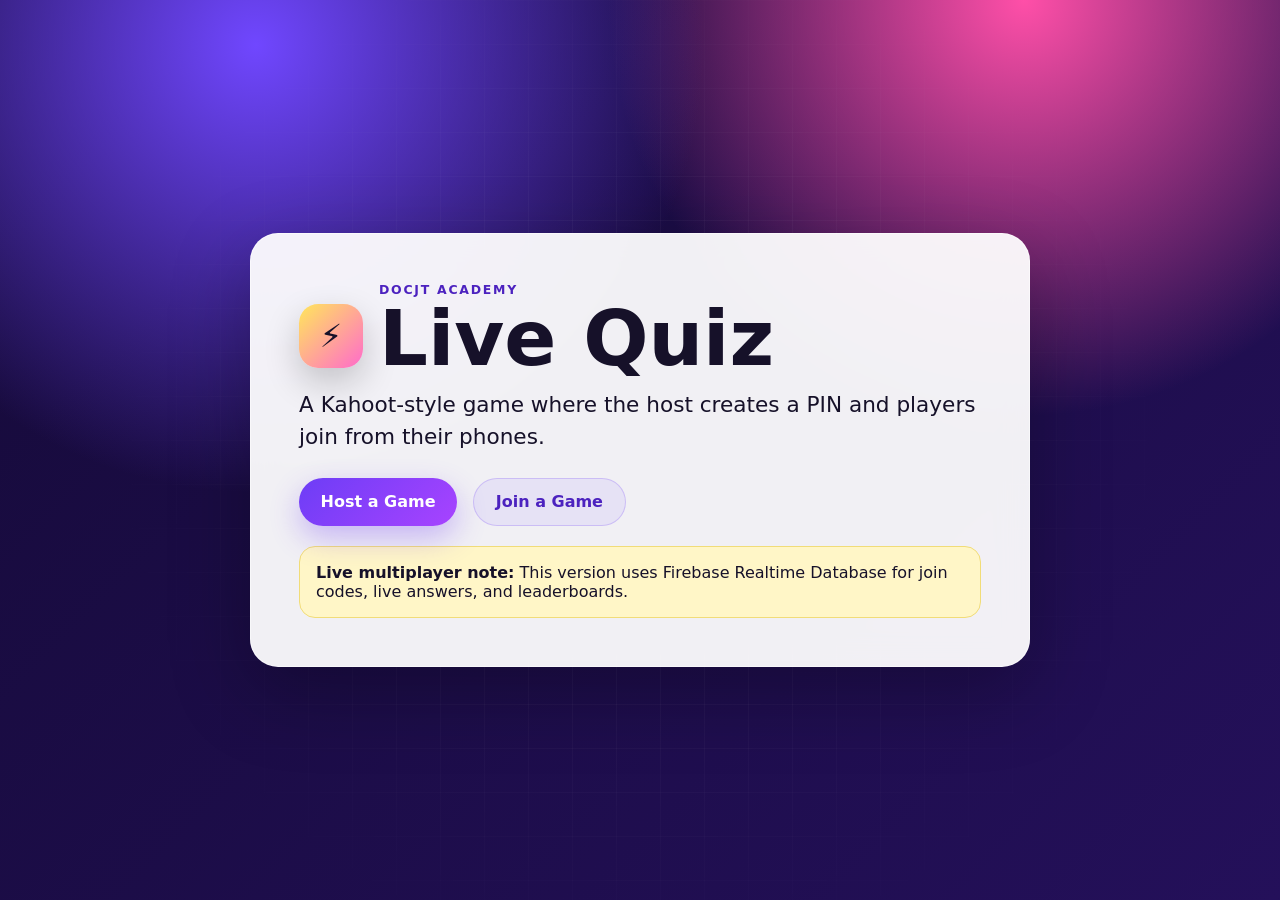
<file: index.html>
<!doctype html>
<html lang="en">
<head>
  <meta charset="utf-8" />
  <meta name="viewport" content="width=device-width, initial-scale=1" />
  <title>DOCJT Live Quiz</title>
  <meta name="description" content="Kahoot-style live multiplayer quiz for the DOCJT question bank." />
  <link rel="stylesheet" href="styles.css" />
</head>
<body>
  <div class="bg-grid" aria-hidden="true"></div>
  <main class="center-shell">
    <section class="hero-card landing-card">
      <div class="brand-row">
        <span class="brand-mark">⚡</span>
        <div>
          <p class="eyebrow">DOCJT Academy</p>
          <h1>Live Quiz</h1>
        </div>
      </div>
      <p class="lead">A Kahoot-style game where the host creates a PIN and players join from their phones.</p>
      <div class="landing-actions">
        <a class="primary-btn" href="host.html">Host a Game</a>
        <a class="ghost-btn" href="play.html">Join a Game</a>
      </div>
      <div class="notice">
        <strong>Live multiplayer note:</strong> This version uses Firebase Realtime Database for join codes, live answers, and leaderboards.
      </div>
    </section>
  </main>
</body>
</html>
</file>
<file: styles.css>
:root {
  --bg: #150a38;
  --bg-2: #24105a;
  --panel: rgba(255,255,255,.94);
  --ink: #161129;
  --muted: #6f6789;
  --white: #fff;
  --primary: #6d3df6;
  --primary-dark: #4c22bf;
  --danger: #dd2e44;
  --ok: #178a49;
  --shadow: 0 24px 80px rgba(0,0,0,.28);
  --radius: 28px;
}

* { box-sizing: border-box; }
html, body { min-height: 100%; }
body {
  margin: 0;
  font-family: Inter, ui-sans-serif, system-ui, -apple-system, BlinkMacSystemFont, "Segoe UI", sans-serif;
  color: var(--ink);
  background: radial-gradient(circle at 20% 5%, #7047ff 0, transparent 28rem), radial-gradient(circle at 80% 0%, #ff4fa8 0, transparent 26rem), linear-gradient(135deg, var(--bg), var(--bg-2));
  overflow-x: hidden;
}

button, input, select { font: inherit; }
a { color: inherit; text-decoration: none; }
code { background: rgba(109,61,246,.12); padding: .1rem .35rem; border-radius: .45rem; }

.bg-grid {
  position: fixed;
  inset: 0;
  background-image: linear-gradient(rgba(255,255,255,.06) 1px, transparent 1px), linear-gradient(90deg, rgba(255,255,255,.06) 1px, transparent 1px);
  background-size: 44px 44px;
  mask-image: radial-gradient(circle at center, black, transparent 72%);
  pointer-events: none;
}

.app-shell, .center-shell, .player-shell {
  position: relative;
  min-height: 100vh;
  padding: clamp(1rem, 2vw, 2rem);
}
.center-shell, .player-shell {
  display: grid;
  place-items: center;
}
.screen { display: none; }
.screen.active { display: block; }
.player-shell .screen.active { width: min(100%, 760px); }

.hero-card, .panel, .player-card {
  background: var(--panel);
  border: 1px solid rgba(255,255,255,.55);
  border-radius: var(--radius);
  box-shadow: var(--shadow);
  backdrop-filter: blur(16px);
}
.hero-card {
  padding: clamp(1.25rem, 4vw, 3rem);
}
.hero-card.compact { width: min(100%, 620px); }
.landing-card { width: min(100%, 780px); text-align: left; }
.panel { padding: clamp(1rem, 2.2vw, 2rem); }

.brand-row { display: flex; align-items: center; gap: 1rem; }
.brand-mark {
  display: grid;
  place-items: center;
  width: 4rem;
  height: 4rem;
  border-radius: 1.2rem;
  background: linear-gradient(135deg, #ffe75b, #ff6bcb);
  font-size: 2rem;
  box-shadow: 0 14px 35px rgba(0,0,0,.2);
}
.eyebrow {
  margin: 0 0 .35rem;
  color: var(--primary-dark);
  text-transform: uppercase;
  letter-spacing: .14em;
  font-size: .78rem;
  font-weight: 900;
}
h1, h2, h3, p { margin-top: 0; }
h1 { font-size: clamp(2.2rem, 6vw, 5rem); line-height: .95; margin-bottom: .85rem; }
h2 { font-size: clamp(1.5rem, 3.4vw, 3rem); line-height: 1.02; }
h3 { font-size: 1.25rem; }
.lead { color: var(--white); font-size: clamp(1.1rem, 2vw, 1.35rem); line-height: 1.5; text-shadow: 0 2px 12px rgba(0,0,0,.28); }
.landing-card .lead { color: var(--ink); text-shadow: none; }
.small { font-size: .9rem; }
.muted { color: var(--muted); }
.hidden { display: none !important; }

.loader {
  width: 3rem;
  height: 3rem;
  margin: 2rem 0 1rem;
  border: .4rem solid rgba(109,61,246,.16);
  border-top-color: var(--primary);
  border-radius: 999px;
  animation: spin .8s linear infinite;
}
.small-loader { width: 2rem; height: 2rem; margin: 0 auto 1rem; }
@keyframes spin { to { transform: rotate(360deg); } }

.primary-btn, .ghost-btn, .danger-btn {
  display: inline-flex;
  align-items: center;
  justify-content: center;
  min-height: 3rem;
  padding: .85rem 1.35rem;
  border: 0;
  border-radius: 999px;
  font-weight: 900;
  cursor: pointer;
  transition: transform .15s ease, box-shadow .15s ease, opacity .15s ease;
}
.primary-btn {
  color: var(--white);
  background: linear-gradient(135deg, var(--primary), #a843ff);
  box-shadow: 0 12px 30px rgba(109,61,246,.33);
}
.ghost-btn {
  color: var(--white);
  background: rgba(255,255,255,.16);
  border: 1px solid rgba(255,255,255,.34);
}
.panel .ghost-btn, .hero-card .ghost-btn, .player-card .ghost-btn { color: var(--primary-dark); border-color: rgba(109,61,246,.22); background: rgba(109,61,246,.08); }
.danger-btn { color: var(--white); background: var(--danger); }
.primary-btn:hover, .ghost-btn:hover, .danger-btn:hover { transform: translateY(-2px); }
button:disabled { opacity: .55; cursor: not-allowed; transform: none !important; }
.jumbo { width: 100%; min-height: 3.7rem; font-size: 1.05rem; }
.landing-actions { display: flex; flex-wrap: wrap; gap: 1rem; margin-top: 1.5rem; }
.notice, .warning-panel {
  margin-top: 1.25rem;
  padding: 1rem;
  border-radius: 1rem;
  background: #fff6c7;
  border: 1px solid #f1dc78;
}
.status { min-height: 1.2rem; color: var(--muted); }
.status.error { color: var(--danger); font-weight: 800; }
.status.ok { color: var(--ok); font-weight: 800; }
.centered { text-align: center; }

.topbar, .game-topbar, .player-topbar {
  display: flex;
  align-items: center;
  justify-content: space-between;
  gap: 1rem;
  margin-bottom: 1.25rem;
  color: var(--white);
}
.topbar h1, .game-topbar h1, .player-topbar h1 { margin: 0; }
.topbar .eyebrow, .game-topbar .eyebrow, .player-topbar .eyebrow { color: #ffe75b; }
.pill {
  display: inline-flex;
  align-items: center;
  justify-content: center;
  padding: .6rem 1rem;
  border-radius: 999px;
  background: rgba(255,255,255,.15);
  color: var(--white);
  font-weight: 900;
  border: 1px solid rgba(255,255,255,.28);
}
.panel .pill, .hero-card .pill, .player-card .pill { color: var(--primary-dark); background: rgba(109,61,246,.1); border-color: rgba(109,61,246,.16); }

.setup-grid, .lobby-grid, .reveal-grid {
  display: grid;
  grid-template-columns: 1.2fr .8fr;
  gap: clamp(1rem, 2vw, 1.5rem);
}
.setup-grid.two-col { grid-template-columns: 1fr 1fr; }
.hero-panel { min-height: 24rem; display: flex; flex-direction: column; justify-content: space-between; }
.hero-badge {
  align-self: flex-start;
  padding: .55rem .9rem;
  border-radius: 999px;
  color: var(--primary-dark);
  background: rgba(109,61,246,.12);
  font-weight: 900;
}
.stats-row { display: grid; grid-template-columns: repeat(3, 1fr); gap: .8rem; margin-top: 1rem; }
.stat-card { padding: 1rem; background: rgba(109,61,246,.09); border-radius: 1rem; }
.stat-card strong { display: block; font-size: 1.6rem; }
.stat-card span { color: var(--muted); font-size: .85rem; font-weight: 800; }
.controls-panel label, .hero-card label { display: block; margin: 1rem 0 .4rem; font-weight: 900; }
select, input {
  width: 100%;
  min-height: 3.15rem;
  padding: .75rem 1rem;
  border: 2px solid rgba(109,61,246,.18);
  border-radius: 1rem;
  background: #fff;
  color: var(--ink);
  outline: none;
}
select:focus, input:focus { border-color: var(--primary); box-shadow: 0 0 0 4px rgba(109,61,246,.12); }
.toggle-row { display: flex; justify-content: space-between; align-items: center; gap: 1rem; margin: 1rem 0; }
.toggle-row input { width: 1.35rem; height: 1.35rem; min-height: unset; }

.pin-display { font-variant-numeric: tabular-nums; letter-spacing: .08em; font-size: clamp(3rem, 11vw, 8rem); }
.lobby-actions { display: flex; gap: .75rem; flex-wrap: wrap; justify-content: flex-end; }
.lobby-grid { grid-template-columns: .8fr 1.2fr; }
.join-url { word-break: break-all; font-size: clamp(1.1rem, 2vw, 1.5rem); color: var(--primary-dark); }
.qr { width: min(100%, 220px); border-radius: 1rem; background: #fff; padding: .5rem; display: block; margin: 1rem auto; }
.panel-title-row { display: flex; align-items: center; justify-content: space-between; gap: 1rem; }
.player-grid { display: grid; grid-template-columns: repeat(auto-fill, minmax(150px, 1fr)); gap: .75rem; min-height: 9rem; margin: 1rem 0; }
.player-grid.empty { display: grid; place-items: center; color: var(--muted); border: 2px dashed rgba(109,61,246,.2); border-radius: 1rem; }
.player-chip-card { display: flex; flex-direction: column; justify-content: center; gap: .25rem; min-height: 4.7rem; padding: .85rem; border-radius: 1rem; background: rgba(109,61,246,.1); font-weight: 900; }
.player-chip-card small { color: var(--ok); text-transform: uppercase; letter-spacing: .08em; }
.player-chip-card.offline { opacity: .55; }
.player-chip-card.offline small { color: var(--danger); }

.game-topbar {
  background: rgba(255,255,255,.12);
  padding: .9rem;
  border: 1px solid rgba(255,255,255,.18);
  border-radius: 1.2rem;
}
.game-meta { display: flex; gap: .6rem; flex-wrap: wrap; font-weight: 900; }
.game-meta span, .answer-count {
  padding: .55rem .75rem;
  border-radius: 999px;
  background: rgba(255,255,255,.14);
}
.timer-wrap {
  position: relative;
  flex: 1;
  max-width: 520px;
  height: 2.6rem;
  border-radius: 999px;
  overflow: hidden;
  background: rgba(0,0,0,.18);
  border: 1px solid rgba(255,255,255,.2);
}
.timer-bar { height: 100%; width: 100%; background: linear-gradient(90deg, #ffe75b, #77ffb3); transition: width .2s linear; }
#timer-text { position: absolute; inset: 0; display: grid; place-items: center; font-weight: 1000; color: #170b38; }
.question-card {
  display: grid;
  place-items: center;
  min-height: 31vh;
  text-align: center;
  color: var(--white);
  padding: clamp(1rem, 4vw, 3rem);
}
.question-card h2 { max-width: 1100px; font-size: clamp(1.7rem, 4vw, 4rem); }
.question-type {
  margin-bottom: 1rem;
  padding: .55rem .9rem;
  color: #ffe75b;
  background: rgba(255,255,255,.12);
  border-radius: 999px;
  font-weight: 900;
}
.answers-grid, .player-answers {
  display: grid;
  grid-template-columns: repeat(2, minmax(0, 1fr));
  gap: clamp(.8rem, 2vw, 1.1rem);
}
.answer-btn {
  min-height: clamp(6.5rem, 14vw, 10rem);
  display: flex;
  align-items: center;
  gap: 1rem;
  padding: 1rem;
  border: 0;
  border-radius: 1.4rem;
  color: #fff;
  text-align: left;
  font-size: clamp(1rem, 2.1vw, 1.45rem);
  font-weight: 900;
  box-shadow: 0 14px 32px rgba(0,0,0,.24);
}
.shape { font-size: clamp(1.8rem, 4vw, 3.3rem); min-width: 3.5rem; text-align: center; }
.tile-red { background: linear-gradient(135deg, #e21b3c, #ff5270); }
.tile-blue { background: linear-gradient(135deg, #1368ce, #45a3ff); }
.tile-yellow { background: linear-gradient(135deg, #d89e00, #ffd34d); color: #251800; }
.tile-green { background: linear-gradient(135deg, #26890c, #58d43f); }
.game-footer { display: flex; justify-content: space-between; align-items: center; gap: 1rem; margin-top: 1.2rem; }

.answer-breakdown h2 { color: var(--primary-dark); }
.answer-bars { display: grid; gap: .75rem; margin-top: 1rem; }
.answer-bar-row {
  display: grid;
  grid-template-columns: auto minmax(8rem, 1fr) 1fr auto;
  align-items: center;
  gap: .75rem;
  padding: .7rem;
  border-radius: 1rem;
  background: rgba(109,61,246,.08);
}
.answer-bar-row.correct { outline: 3px solid rgba(23,138,73,.35); }
.mini-shape { display: grid; place-items: center; width: 2.2rem; height: 2.2rem; border-radius: .55rem; color: #fff; font-weight: 900; }
.bar-label { font-weight: 850; }
.bar-track { height: .8rem; border-radius: 999px; background: rgba(0,0,0,.08); overflow: hidden; }
.bar-track span { display: block; height: 100%; background: var(--primary); border-radius: inherit; }
.leaderboard-list { display: grid; gap: .7rem; }
.leader-row {
  display: grid;
  grid-template-columns: 3rem 1fr auto;
  align-items: center;
  gap: .8rem;
  padding: .8rem;
  border-radius: 1rem;
  background: rgba(109,61,246,.08);
}
.leader-row.first { background: linear-gradient(135deg, rgba(255,231,91,.45), rgba(109,61,246,.12)); }
.leader-row.mine { outline: 3px solid rgba(109,61,246,.3); }
.rank { display: grid; place-items: center; width: 2.4rem; height: 2.4rem; border-radius: 999px; color: #fff; background: var(--primary); font-weight: 1000; }
.leader-name strong, .leader-name span { display: block; }
.leader-name span { color: var(--muted); font-size: .85rem; }
.leader-score { font-weight: 1000; }
.final-panel { width: min(100%, 780px); margin: 0 auto; text-align: center; }
.trophy { font-size: 5rem; }
.final-actions { display: flex; justify-content: center; flex-wrap: wrap; gap: 1rem; margin-top: 1rem; }

.player-card { padding: clamp(1.2rem, 5vw, 2.4rem); text-align: center; }
.pin-input { font-size: 2rem; font-weight: 1000; text-align: center; letter-spacing: .18em; }
.player-topbar { color: var(--white); width: min(100%, 760px); }
.player-topbar h2 { margin: 0; }
.timer-circle {
  display: grid;
  place-items: center;
  width: 4.2rem;
  height: 4.2rem;
  border-radius: 999px;
  background: #ffe75b;
  color: #1b1235;
  font-size: 1.6rem;
  font-weight: 1000;
  box-shadow: 0 12px 30px rgba(0,0,0,.25);
}
.player-question-card { text-align: center; color: #fff; margin-bottom: 1rem; }
.player-question-card h1 { font-size: clamp(1.5rem, 6vw, 3rem); }
.player-answers { grid-template-columns: 1fr; }
.player-answers .answer-btn { min-height: 5.5rem; font-size: 1.05rem; }
.waiting-card, .result-card { color: var(--ink); }
.pulse-dot {
  width: 1.1rem;
  height: 1.1rem;
  margin: 0 auto 1rem;
  border-radius: 50%;
  background: var(--ok);
  box-shadow: 0 0 0 0 rgba(23,138,73,.5);
  animation: pulse 1.2s infinite;
}
@keyframes pulse { 70% { box-shadow: 0 0 0 18px rgba(23,138,73,0); } 100% { box-shadow: 0 0 0 0 rgba(23,138,73,0); } }
.result-icon {
  display: grid;
  place-items: center;
  width: 5rem;
  height: 5rem;
  margin: 0 auto 1rem;
  border-radius: 999px;
  color: #fff;
  background: var(--ok);
  font-size: 3rem;
  font-weight: 1000;
}
.result-card.wrong .result-icon { background: var(--danger); }
.scoreboard-mini { display: flex; justify-content: center; gap: 1rem; flex-wrap: wrap; margin-top: 1rem; }
.scoreboard-mini span { padding: .65rem 1rem; border-radius: 999px; background: rgba(109,61,246,.1); color: var(--primary-dark); font-weight: 1000; }

@media (max-width: 900px) {
  .setup-grid, .setup-grid.two-col, .lobby-grid, .reveal-grid { grid-template-columns: 1fr; }
  .topbar, .game-topbar { align-items: flex-start; flex-direction: column; }
  .timer-wrap { width: 100%; max-width: none; }
  .answers-grid { grid-template-columns: 1fr; }
  .stats-row { grid-template-columns: 1fr; }
  .answer-bar-row { grid-template-columns: auto 1fr auto; }
  .answer-bar-row .bar-track { grid-column: 1 / -1; }
}

.result-explanation {
  max-width: 44rem;
  margin: .85rem auto 0;
  padding: .85rem 1rem;
  border-radius: 1rem;
  background: rgba(109,61,246,.08);
  color: var(--muted);
  line-height: 1.45;
}
</file>
